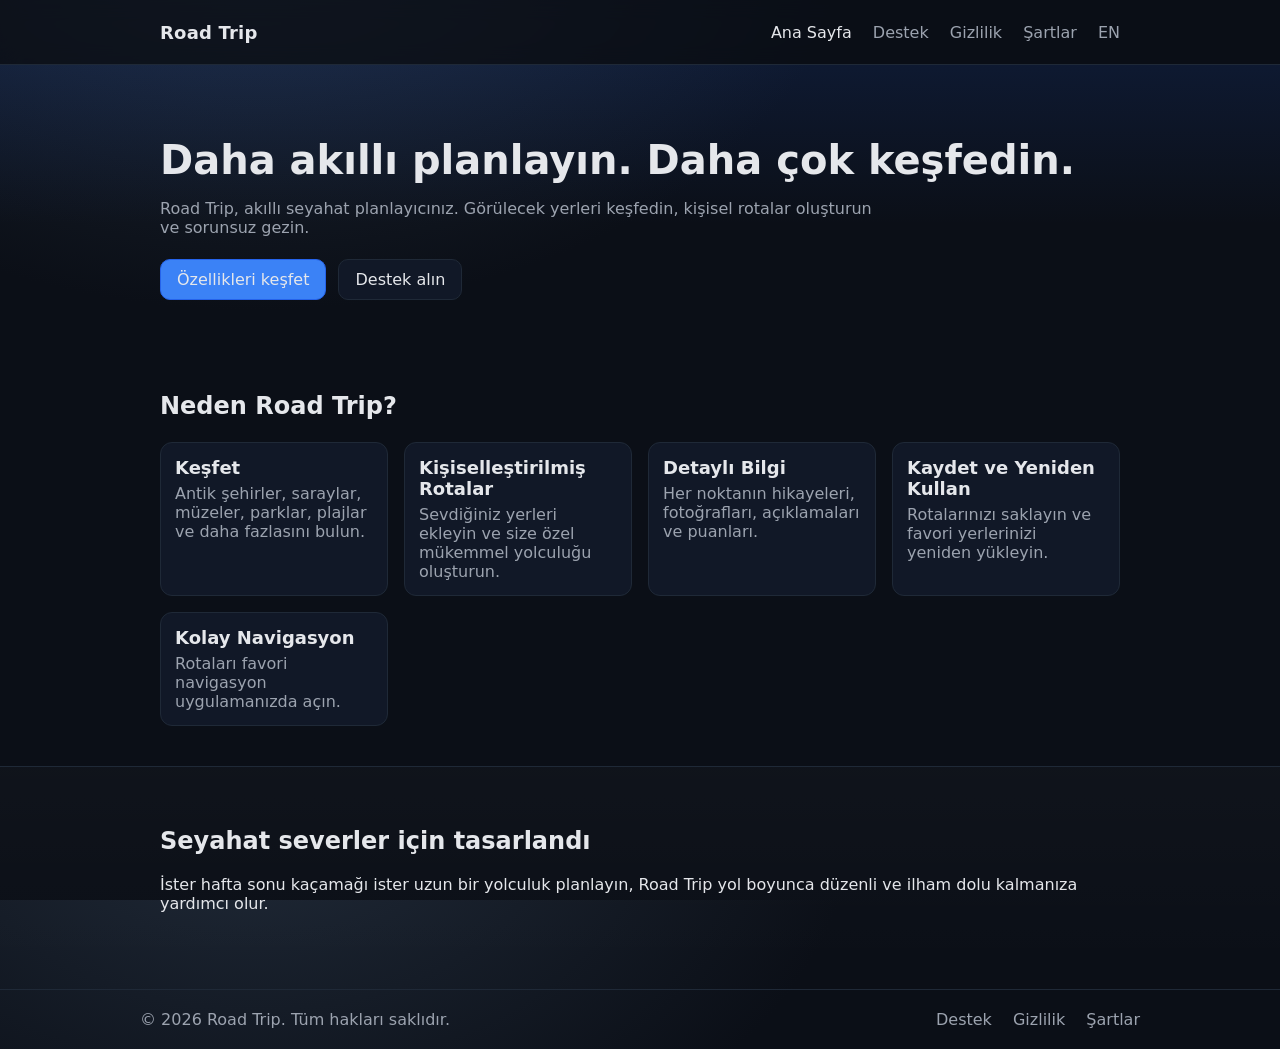
<file: index.html>
<!DOCTYPE html>
<html lang="tr">
<head>
    <meta charset="UTF-8">
    <meta name="viewport" content="width=device-width, initial-scale=1">
    <title>Road Trip — Akıllı Seyahat Planlayıcı</title>
    <meta name="description" content="Road Trip, akıllı seyahat planlayıcınız. Görülecek yerleri keşfedin, kişisel rotalar oluşturun ve kolayca gezin.">
    <meta property="og:title" content="Road Trip — Akıllı Seyahat Planlayıcı">
    <meta property="og:description" content="Görülecek yerleri keşfedin, kişisel rotalar oluşturun ve kolayca gezin.">
    <meta property="og:type" content="website">
    <meta property="og:url" content="https://YOUR_GITHUB_USERNAME.github.io/road_trip_web/">
    <link rel="icon" href="data:image/svg+xml,%3Csvg xmlns='http://www.w3.org/2000/svg' viewBox='0 0 64 64'%3E%3Cpath fill='%230090ff' d='M10 50c0-10 10-18 22-18s22 8 22 18H10z'/%3E%3Ccircle cx='32' cy='22' r='10' fill='%230090ff'/%3E%3Ccircle cx='32' cy='22' r='5' fill='white'/%3E%3C/svg%3E">
    <link rel="stylesheet" href="assets/styles.css">
</head>
<body>
    <header class="site-header">
        <div class="container header-inner">
            <a class="brand" href="index.html" aria-label="Road Trip home">
                <span class="brand-text">Road Trip</span>
            </a>
            <nav class="nav">
                <a href="index.html" class="active">Ana Sayfa</a>
                <a href="support.html">Destek</a>
                <a href="privacy.html">Gizlilik</a>
                <a href="terms.html">Şartlar</a>
                <a href="en/index.html" hreflang="en" aria-label="Switch to English">EN</a>
            </nav>
        </div>
    </header>

    <main>
        <section class="hero">
            <div class="container">
                <h1>Daha akıllı planlayın. Daha çok keşfedin.</h1>
                <p class="lead">Road Trip, akıllı seyahat planlayıcınız. Görülecek yerleri keşfedin, kişisel rotalar oluşturun ve sorunsuz gezin.</p>
                <div class="cta-group">
                    <a class="btn primary" href="#features">Özellikleri keşfet</a>
                    <a class="btn" href="support.html">Destek alın</a>
                </div>
            </div>
        </section>

        <section id="features" class="section">
            <div class="container">
                <h2>Neden Road Trip?</h2>
                <ul class="feature-list">
                    <li>
                        <h3>Keşfet</h3>
                        <p>Antik şehirler, saraylar, müzeler, parklar, plajlar ve daha fazlasını bulun.</p>
                    </li>
                    <li>
                        <h3>Kişiselleştirilmiş Rotalar</h3>
                        <p>Sevdiğiniz yerleri ekleyin ve size özel mükemmel yolculuğu oluşturun.</p>
                    </li>
                    <li>
                        <h3>Detaylı Bilgi</h3>
                        <p>Her noktanın hikayeleri, fotoğrafları, açıklamaları ve puanları.</p>
                    </li>
                    <li>
                        <h3>Kaydet ve Yeniden Kullan</h3>
                        <p>Rotalarınızı saklayın ve favori yerlerinizi yeniden yükleyin.</p>
                    </li>
                    <li>
                        <h3>Kolay Navigasyon</h3>
                        <p>Rotaları favori navigasyon uygulamanızda açın.</p>
                    </li>
                </ul>
            </div>
        </section>

        <section class="section alt">
            <div class="container">
                <h2>Seyahat severler için tasarlandı</h2>
                <p>İster hafta sonu kaçamağı ister uzun bir yolculuk planlayın, Road Trip yol boyunca düzenli ve ilham dolu kalmanıza yardımcı olur.</p>
            </div>
        </section>
    </main>

    <footer class="site-footer">
        <div class="container footer-inner">
            <p>© <span id="year"></span> Road Trip. Tüm hakları saklıdır.</p>
            <nav class="footer-nav">
                <a href="support.html">Destek</a>
                <a href="privacy.html">Gizlilik</a>
                <a href="terms.html">Şartlar</a>
            </nav>
        </div>
    </footer>

    <script>
    document.getElementById('year').textContent = new Date().getFullYear();
    </script>
</body>
</html>
</file>
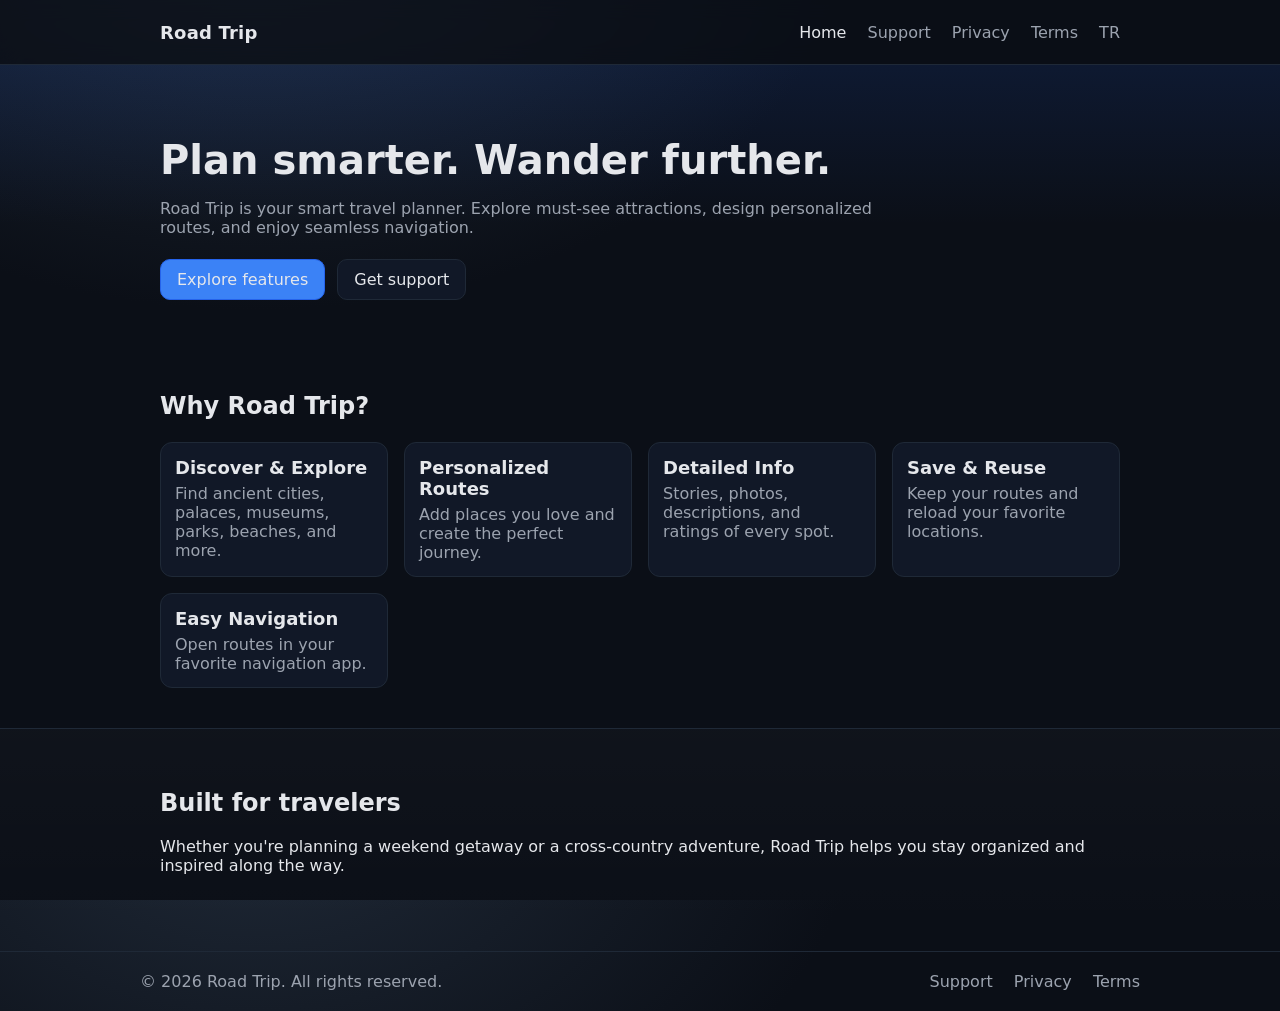
<file: en/index.html>
<!DOCTYPE html>
<html lang="en">
<head>
    <meta charset="UTF-8">
    <meta name="viewport" content="width=device-width, initial-scale=1">
    <title>Road Trip — Smart Travel Planner</title>
    <meta name="description" content="Road Trip is your smart travel planner. Explore attractions, design personalized routes, and enjoy seamless navigation.">
    <meta property="og:title" content="Road Trip — Smart Travel Planner">
    <meta property="og:description" content="Explore must-see attractions, build personalized routes, and navigate with ease.">
    <meta property="og:type" content="website">
    <meta property="og:url" content="https://YOUR_GITHUB_USERNAME.github.io/road_trip_web/en/">
    <link rel="icon" href="data:image/svg+xml,%3Csvg xmlns='http://www.w3.org/2000/svg' viewBox='0 0 64 64'%3E%3Cpath fill='%230090ff' d='M10 50c0-10 10-18 22-18s22 8 22 18H10z'/%3E%3Ccircle cx='32' cy='22' r='10' fill='%230090ff'/%3E%3Ccircle cx='32' cy='22' r='5' fill='white'/%3E%3C/svg%3E">
    <link rel="stylesheet" href="../assets/styles.css">
</head>
<body>
    <header class="site-header">
        <div class="container header-inner">
            <a class="brand" href="index.html" aria-label="Road Trip home">
                <span class="brand-text">Road Trip</span>
            </a>
            <nav class="nav">
                <a href="index.html" class="active">Home</a>
                <a href="support.html">Support</a>
                <a href="privacy.html">Privacy</a>
                <a href="terms.html">Terms</a>
                <a href="../index.html" hreflang="tr" aria-label="Türkçe'ye geç">TR</a>
            </nav>
        </div>
    </header>

    <main>
        <section class="hero">
            <div class="container">
                <h1>Plan smarter. Wander further.</h1>
                <p class="lead">Road Trip is your smart travel planner. Explore must-see attractions, design personalized routes, and enjoy seamless navigation.</p>
                <div class="cta-group">
                    <a class="btn primary" href="#features">Explore features</a>
                    <a class="btn" href="support.html">Get support</a>
                </div>
            </div>
        </section>

        <section id="features" class="section">
            <div class="container">
                <h2>Why Road Trip?</h2>
                <ul class="feature-list">
                    <li>
                        <h3>Discover & Explore</h3>
                        <p>Find ancient cities, palaces, museums, parks, beaches, and more.</p>
                    </li>
                    <li>
                        <h3>Personalized Routes</h3>
                        <p>Add places you love and create the perfect journey.</p>
                    </li>
                    <li>
                        <h3>Detailed Info</h3>
                        <p>Stories, photos, descriptions, and ratings of every spot.</p>
                    </li>
                    <li>
                        <h3>Save & Reuse</h3>
                        <p>Keep your routes and reload your favorite locations.</p>
                    </li>
                    <li>
                        <h3>Easy Navigation</h3>
                        <p>Open routes in your favorite navigation app.</p>
                    </li>
                </ul>
            </div>
        </section>

        <section class="section alt">
            <div class="container">
                <h2>Built for travelers</h2>
                <p>Whether you're planning a weekend getaway or a cross-country adventure, Road Trip helps you stay organized and inspired along the way.</p>
            </div>
        </section>
    </main>

    <footer class="site-footer">
        <div class="container footer-inner">
            <p>© <span id="year"></span> Road Trip. All rights reserved.</p>
            <nav class="footer-nav">
                <a href="support.html">Support</a>
                <a href="privacy.html">Privacy</a>
                <a href="terms.html">Terms</a>
            </nav>
        </div>
    </footer>

    <script>
    document.getElementById('year').textContent = new Date().getFullYear();
    </script>
</body>
</html>
</file>
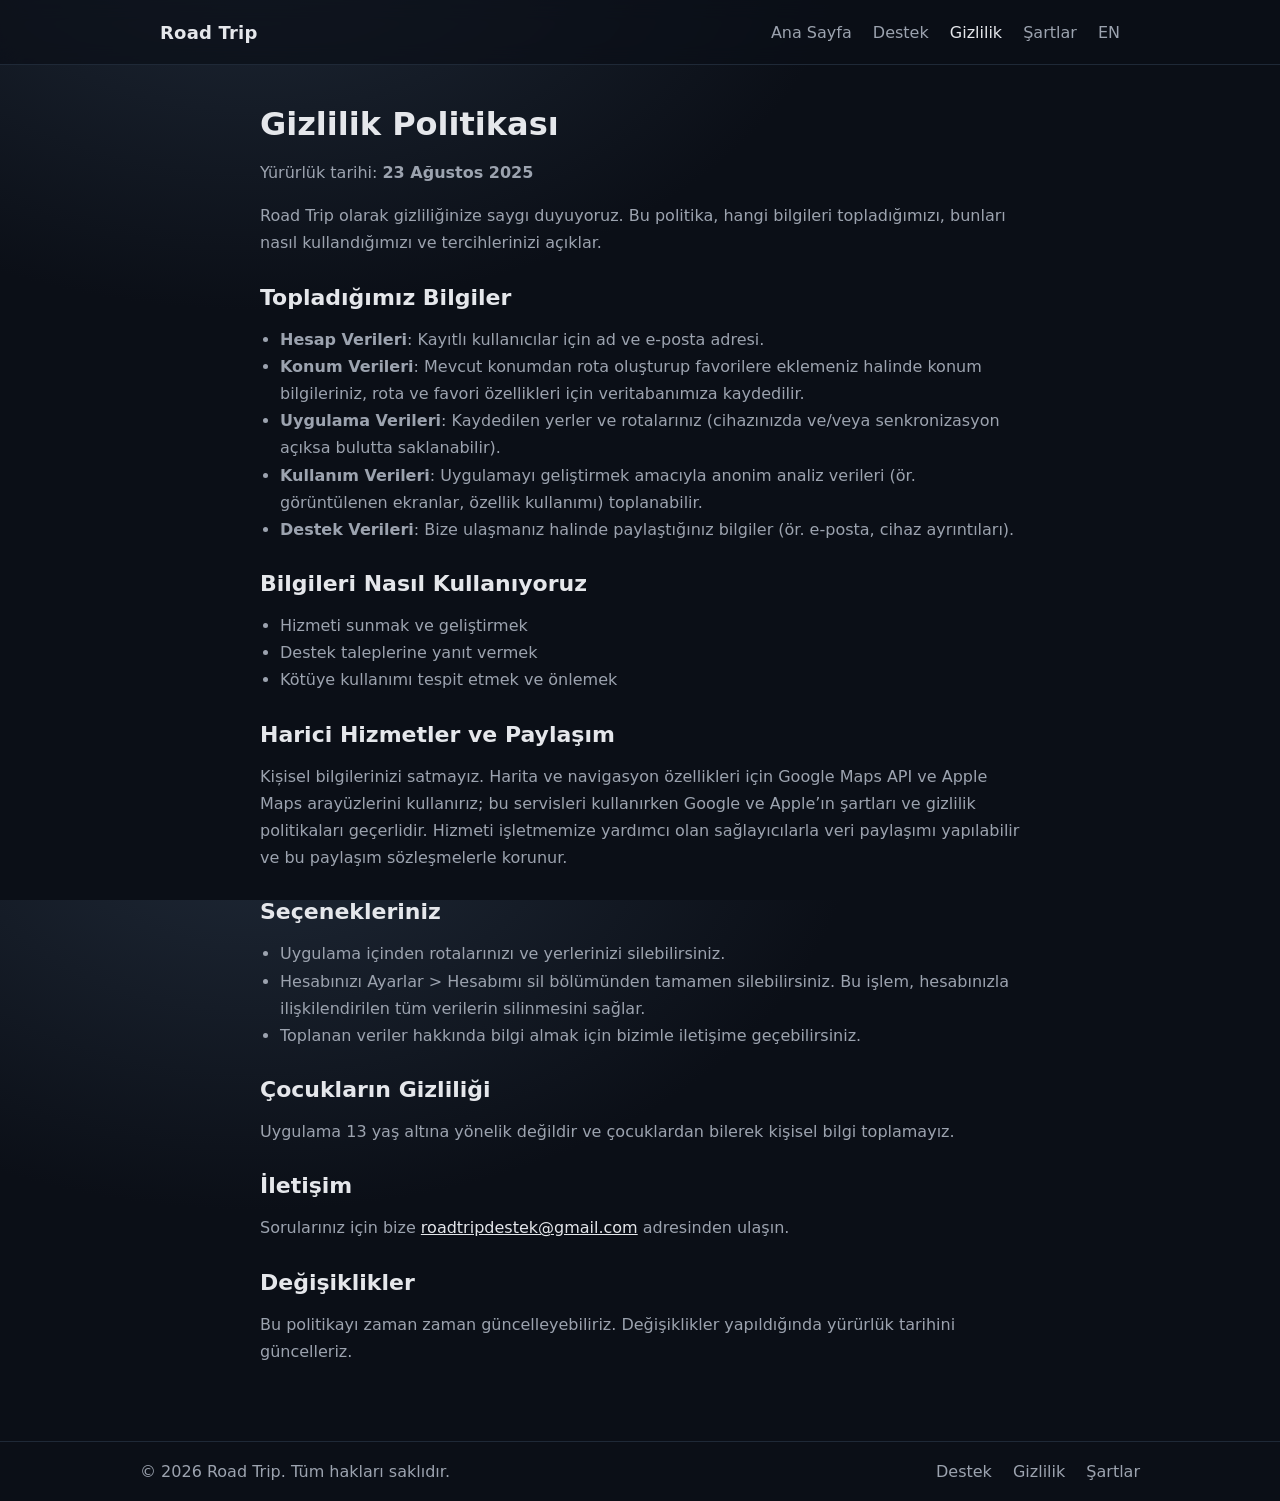
<file: privacy.html>
<!DOCTYPE html>
<html lang="tr">
<head>
    <meta charset="UTF-8">
    <meta name="viewport" content="width=device-width, initial-scale=1">
    <title>Road Trip — Gizlilik Politikası</title>
    <meta name="description" content="Road Trip uygulaması ve web sitesi için Gizlilik Politikası.">
    <link rel="stylesheet" href="assets/styles.css">
</head>
<body>
    <header class="site-header">
        <div class="container header-inner">
            <a class="brand" href="index.html" aria-label="Road Trip home">
                <span class="brand-text">Road Trip</span>
            </a>
            <nav class="nav">
                <a href="index.html">Ana Sayfa</a>
                <a href="support.html">Destek</a>
                <a href="privacy.html" class="active">Gizlilik</a>
                <a href="terms.html">Şartlar</a>
                <a href="en/privacy.html" hreflang="en" aria-label="Switch to English">EN</a>
            </nav>
        </div>
    </header>

    <main class="section">
        <div class="container prose">
            <h1>Gizlilik Politikası</h1>
            <p>Yürürlük tarihi: <strong>23 Ağustos 2025</strong></p>

            <p>Road Trip olarak gizliliğinize saygı duyuyoruz. Bu politika, hangi bilgileri topladığımızı, bunları nasıl kullandığımızı ve tercihlerinizi açıklar.</p>

            <h2>Topladığımız Bilgiler</h2>
            <ul>
                <li><strong>Hesap Verileri</strong>: Kayıtlı kullanıcılar için ad ve e‑posta adresi.</li>
                <li><strong>Konum Verileri</strong>: Mevcut konumdan rota oluşturup favorilere eklemeniz halinde konum bilgileriniz, rota ve favori özellikleri için veritabanımıza kaydedilir.</li>
                <li><strong>Uygulama Verileri</strong>: Kaydedilen yerler ve rotalarınız (cihazınızda ve/veya senkronizasyon açıksa bulutta saklanabilir).</li>
                <li><strong>Kullanım Verileri</strong>: Uygulamayı geliştirmek amacıyla anonim analiz verileri (ör. görüntülenen ekranlar, özellik kullanımı) toplanabilir.</li>
                <li><strong>Destek Verileri</strong>: Bize ulaşmanız halinde paylaştığınız bilgiler (ör. e‑posta, cihaz ayrıntıları).</li>
            </ul>

            <h2>Bilgileri Nasıl Kullanıyoruz</h2>
            <ul>
                <li>Hizmeti sunmak ve geliştirmek</li>
                <li>Destek taleplerine yanıt vermek</li>
                <li>Kötüye kullanımı tespit etmek ve önlemek</li>
            </ul>

            <h2>Harici Hizmetler ve Paylaşım</h2>
            <p>Kișisel bilgilerinizi satmayız. Harita ve navigasyon özellikleri için Google Maps API ve Apple Maps arayüzlerini kullanırız; bu servisleri kullanırken Google ve Apple’ın şartları ve gizlilik politikaları geçerlidir. Hizmeti işletmemize yardımcı olan sağlayıcılarla veri paylaşımı yapılabilir ve bu paylaşım sözleşmelerle korunur.</p>

            <h2>Seçenekleriniz</h2>
            <ul>
                <li>Uygulama içinden rotalarınızı ve yerlerinizi silebilirsiniz.</li>
                <li>Hesabınızı Ayarlar &gt; Hesabımı sil bölümünden tamamen silebilirsiniz. Bu işlem, hesabınızla ilişkilendirilen tüm verilerin silinmesini sağlar.</li>
                <li>Toplanan veriler hakkında bilgi almak için bizimle iletişime geçebilirsiniz.</li>
            </ul>

            <h2>Çocukların Gizliliği</h2>
            <p>Uygulama 13 yaş altına yönelik değildir ve çocuklardan bilerek kişisel bilgi toplamayız.</p>

            <h2>İletişim</h2>
            <p>Sorularınız için bize <a href="mailto:roadtripdestek@gmail.com">roadtripdestek@gmail.com</a> adresinden ulaşın.</p>

            <h2>Değişiklikler</h2>
            <p>Bu politikayı zaman zaman güncelleyebiliriz. Değişiklikler yapıldığında yürürlük tarihini güncelleriz.</p>
        </div>
    </main>

    <footer class="site-footer">
        <div class="container footer-inner">
            <p>© <span id="year"></span> Road Trip. Tüm hakları saklıdır.</p>
            <nav class="footer-nav">
                <a href="support.html">Destek</a>
                <a href="privacy.html" class="active">Gizlilik</a>
                <a href="terms.html">Şartlar</a>
            </nav>
        </div>
    </footer>

    <script>
    document.getElementById('year').textContent = new Date().getFullYear();
    </script>
</body>
</html>
</file>
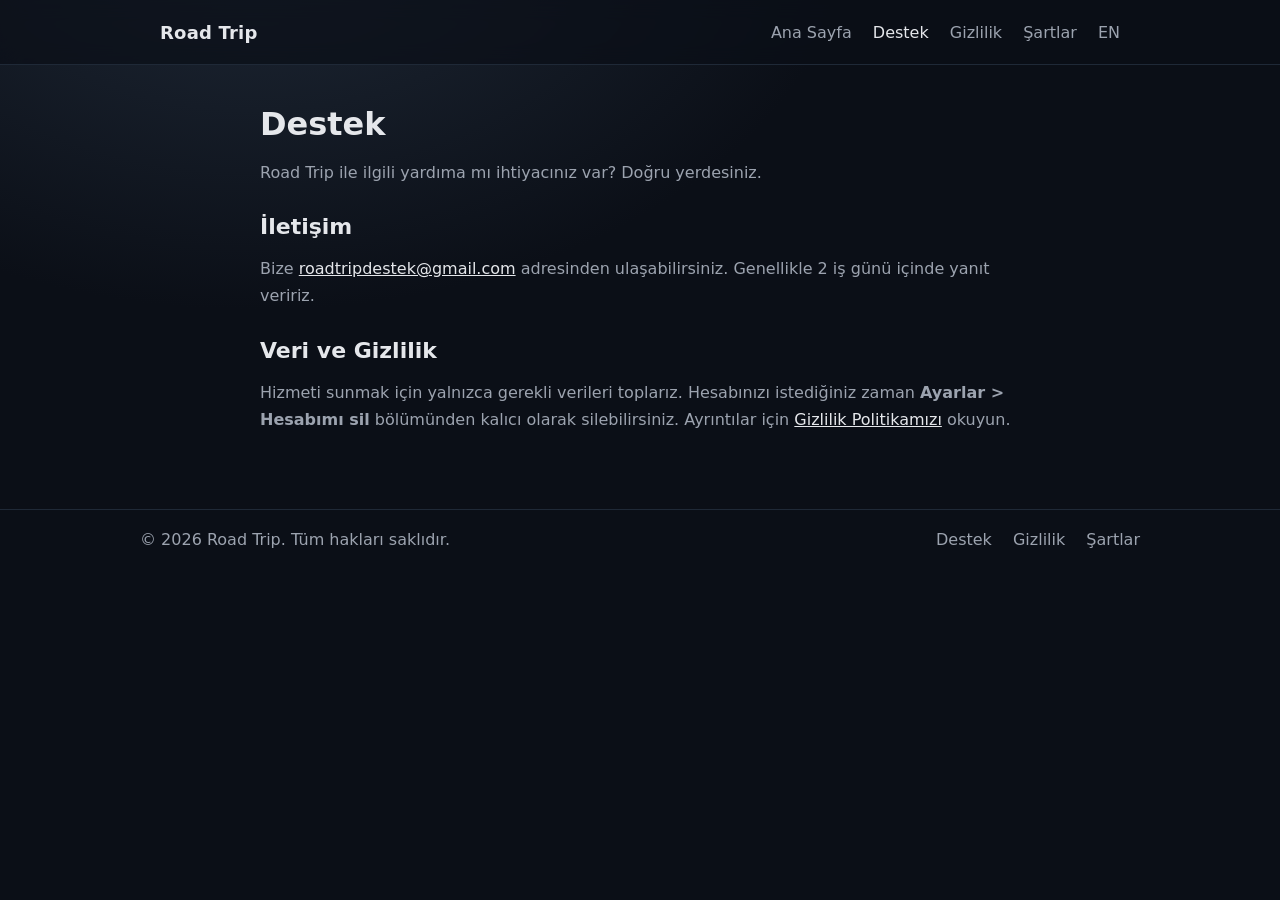
<file: support.html>
<!DOCTYPE html>
<html lang="tr">
<head>
    <meta charset="UTF-8">
    <meta name="viewport" content="width=device-width, initial-scale=1">
    <title>Road Trip — Destek</title>
    <meta name="description" content="Road Trip uygulaması için yardım alın. SSS ve iletişim bilgileri.">
    <link rel="stylesheet" href="assets/styles.css">
</head>
<body>
    <header class="site-header">
        <div class="container header-inner">
            <a class="brand" href="index.html" aria-label="Road Trip home">
                <span class="brand-text">Road Trip</span>
            </a>
            <nav class="nav">
                <a href="index.html">Ana Sayfa</a>
                <a href="support.html" class="active">Destek</a>
                <a href="privacy.html">Gizlilik</a>
                <a href="terms.html">Şartlar</a>
                <a href="en/support.html" hreflang="en" aria-label="Switch to English">EN</a>
            </nav>
        </div>
    </header>

    <main class="section">
        <div class="container prose">
            <h1>Destek</h1>
            <p>Road Trip ile ilgili yardıma mı ihtiyacınız var? Doğru yerdesiniz.</p>

            <h2>İletişim</h2>
            <p>Bize <a href="mailto:roadtripdestek@gmail.com">roadtripdestek@gmail.com</a> adresinden ulaşabilirsiniz. Genellikle 2 iş günü içinde yanıt veririz.</p>

            <h2>Veri ve Gizlilik</h2>
            <p>Hizmeti sunmak için yalnızca gerekli verileri toplarız. Hesabınızı istediğiniz zaman <strong>Ayarlar &gt; Hesabımı sil</strong> bölümünden kalıcı olarak silebilirsiniz. Ayrıntılar için <a href="privacy.html">Gizlilik Politikamızı</a> okuyun.</p>
        </div>
    </main>

    <footer class="site-footer">
        <div class="container footer-inner">
            <p>© <span id="year"></span> Road Trip. Tüm hakları saklıdır.</p>
            <nav class="footer-nav">
                <a href="support.html" class="active">Destek</a>
                <a href="privacy.html">Gizlilik</a>
                <a href="terms.html">Şartlar</a>
            </nav>
        </div>
    </footer>

    <script>
    document.getElementById('year').textContent = new Date().getFullYear();
    </script>
</body>
</html>
</file>
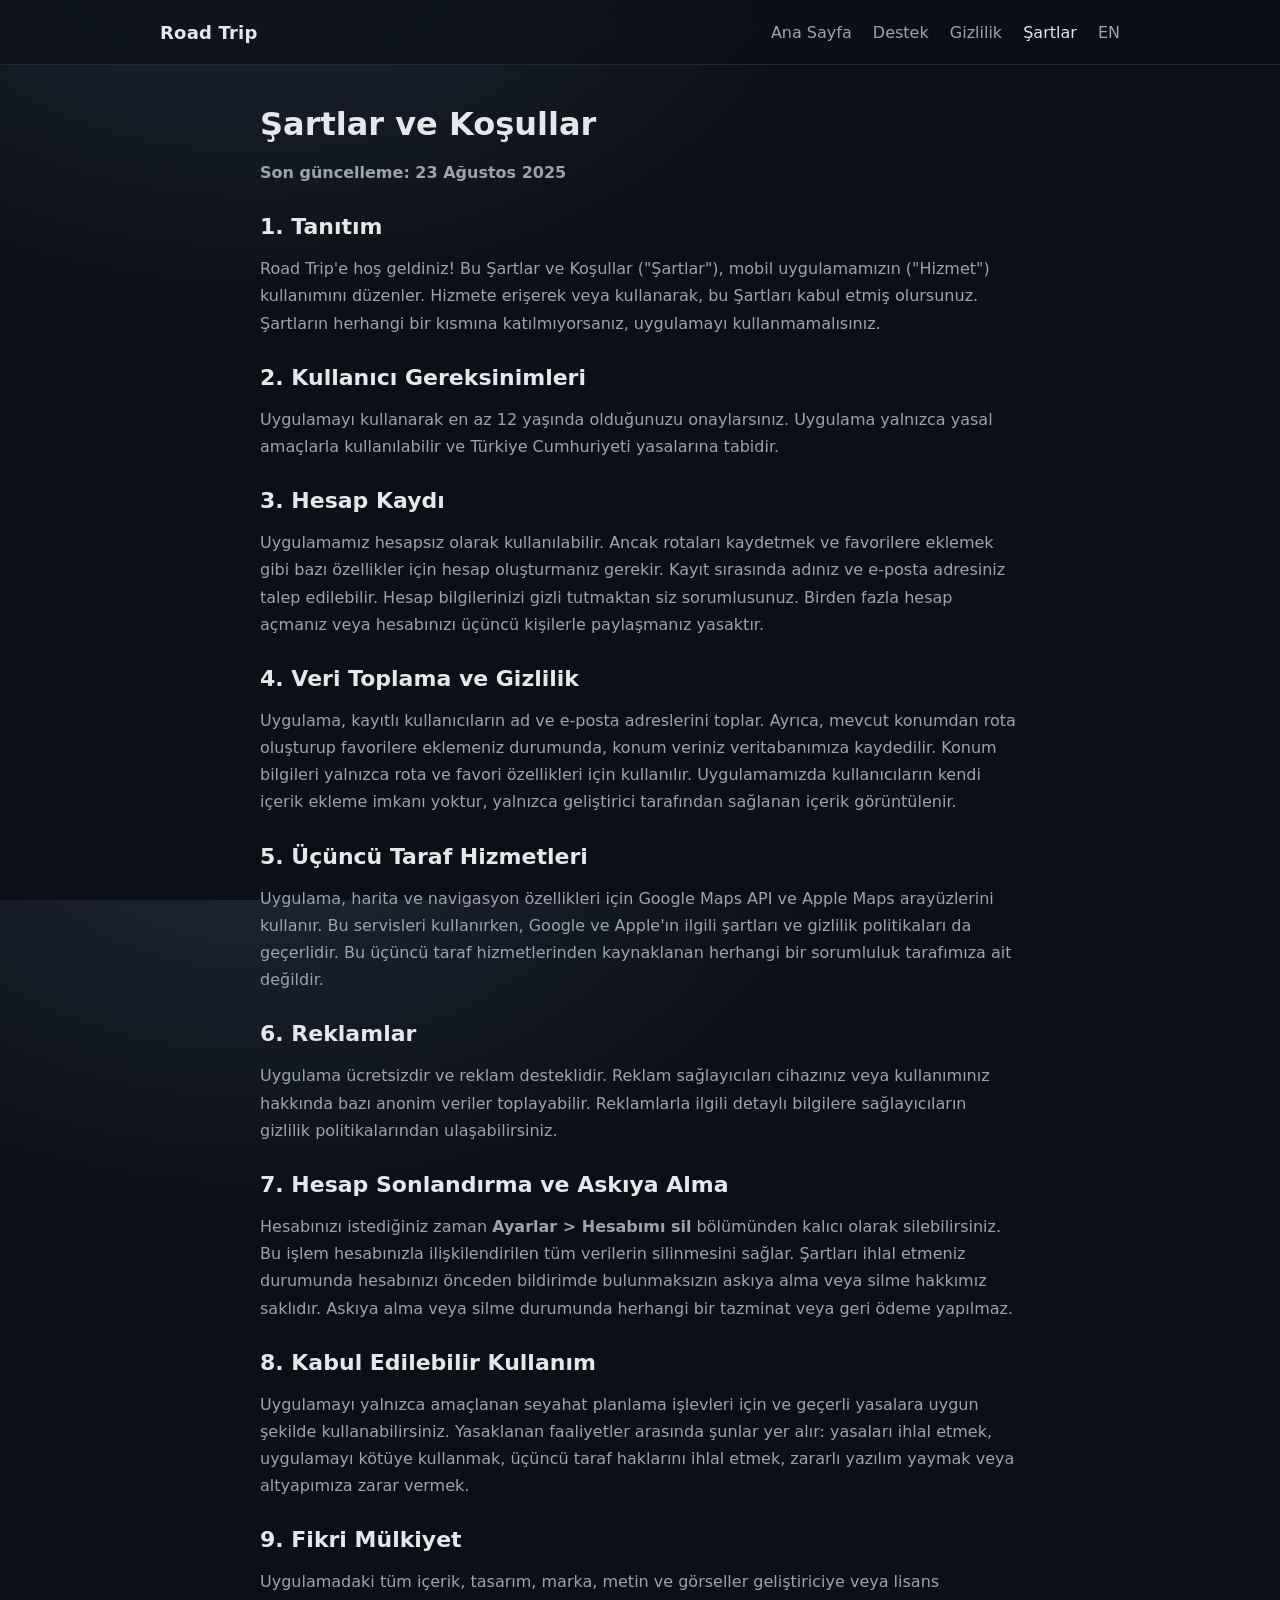
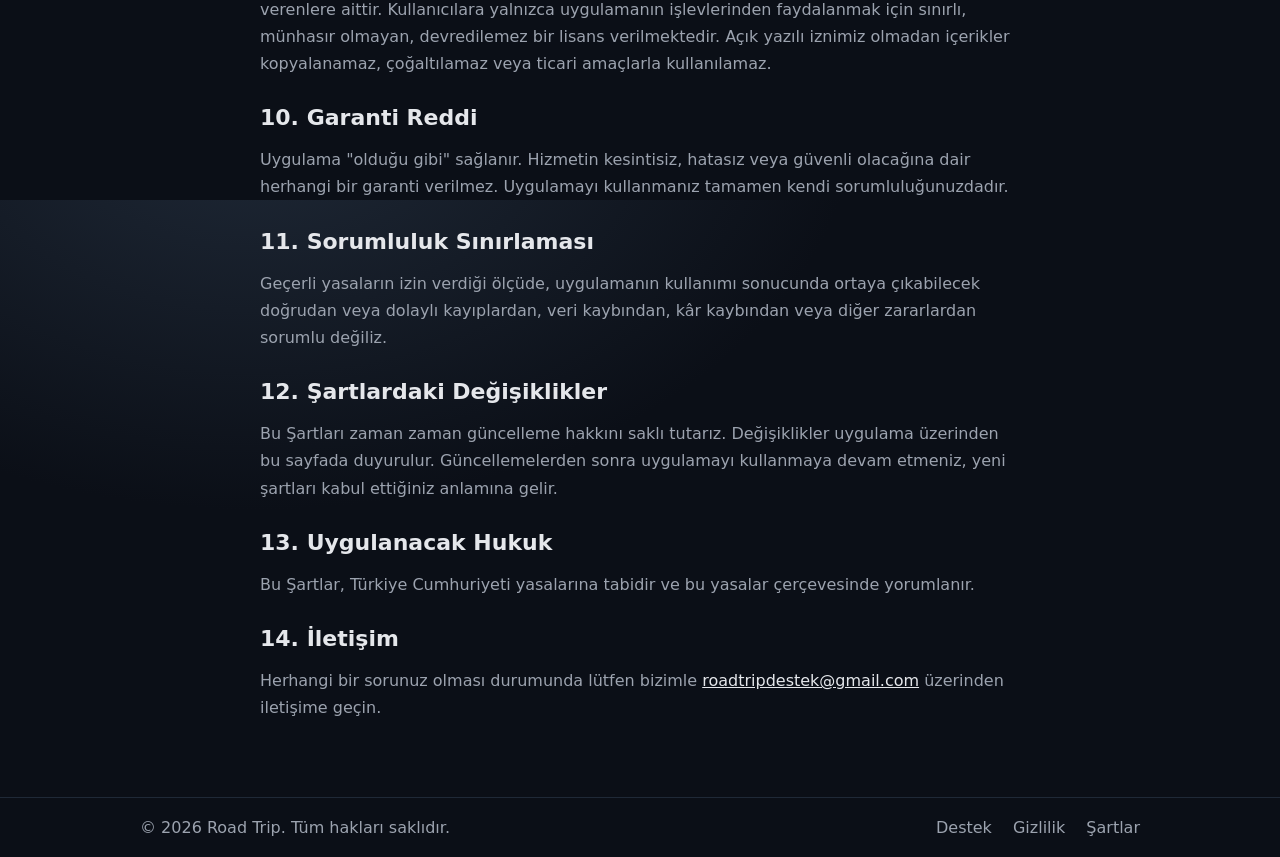
<file: terms.html>
<!DOCTYPE html>
<html lang="tr">
<head>
    <meta charset="UTF-8">
    <meta name="viewport" content="width=device-width, initial-scale=1">
    <title>Road Trip — Şartlar ve Koşullar</title>
    <meta name="description" content="Road Trip uygulaması ve web sitesi için Şartlar ve Koşullar.">
    <link rel="stylesheet" href="assets/styles.css">
</head>
<body>
    <header class="site-header">
        <div class="container header-inner">
            <a class="brand" href="index.html" aria-label="Road Trip home">
                <span class="brand-text">Road Trip</span>
            </a>
            <nav class="nav">
                <a href="index.html">Ana Sayfa</a>
                <a href="support.html">Destek</a>
                <a href="privacy.html">Gizlilik</a>
                <a href="terms.html" class="active">Şartlar</a>
                <a href="en/terms.html" hreflang="en" aria-label="Switch to English">EN</a>
            </nav>
        </div>
    </header>

    <main class="section">
        <div class="container prose">
            <h1>Şartlar ve Koşullar</h1>
            <p><strong>Son güncelleme: 23 Ağustos 2025</strong></p>

            <h2>1. Tanıtım</h2>
            <p>Road Trip'e hoş geldiniz! Bu Şartlar ve Koşullar ("Şartlar"), mobil uygulamamızın ("Hizmet") kullanımını düzenler. Hizmete erişerek veya kullanarak, bu Şartları kabul etmiş olursunuz. Şartların herhangi bir kısmına katılmıyorsanız, uygulamayı kullanmamalısınız.</p>

            <h2>2. Kullanıcı Gereksinimleri</h2>
            <p>Uygulamayı kullanarak en az 12 yaşında olduğunuzu onaylarsınız. Uygulama yalnızca yasal amaçlarla kullanılabilir ve Türkiye Cumhuriyeti yasalarına tabidir.</p>

            <h2>3. Hesap Kaydı</h2>
            <p>Uygulamamız hesapsız olarak kullanılabilir. Ancak rotaları kaydetmek ve favorilere eklemek gibi bazı özellikler için hesap oluşturmanız gerekir. Kayıt sırasında adınız ve e-posta adresiniz talep edilebilir. Hesap bilgilerinizi gizli tutmaktan siz sorumlusunuz. Birden fazla hesap açmanız veya hesabınızı üçüncü kişilerle paylaşmanız yasaktır.</p>

            <h2>4. Veri Toplama ve Gizlilik</h2>
            <p>Uygulama, kayıtlı kullanıcıların ad ve e-posta adreslerini toplar. Ayrıca, mevcut konumdan rota oluşturup favorilere eklemeniz durumunda, konum veriniz veritabanımıza kaydedilir. Konum bilgileri yalnızca rota ve favori özellikleri için kullanılır. Uygulamamızda kullanıcıların kendi içerik ekleme imkanı yoktur, yalnızca geliştirici tarafından sağlanan içerik görüntülenir.</p>

            <h2>5. Üçüncü Taraf Hizmetleri</h2>
            <p>Uygulama, harita ve navigasyon özellikleri için Google Maps API ve Apple Maps arayüzlerini kullanır. Bu servisleri kullanırken, Google ve Apple'ın ilgili şartları ve gizlilik politikaları da geçerlidir. Bu üçüncü taraf hizmetlerinden kaynaklanan herhangi bir sorumluluk tarafımıza ait değildir.</p>

            <h2>6. Reklamlar</h2>
            <p>Uygulama ücretsizdir ve reklam desteklidir. Reklam sağlayıcıları cihazınız veya kullanımınız hakkında bazı anonim veriler toplayabilir. Reklamlarla ilgili detaylı bilgilere sağlayıcıların gizlilik politikalarından ulaşabilirsiniz.</p>

            <h2>7. Hesap Sonlandırma ve Askıya Alma</h2>
            <p>Hesabınızı istediğiniz zaman <strong>Ayarlar &gt; Hesabımı sil</strong> bölümünden kalıcı olarak silebilirsiniz. Bu işlem hesabınızla ilişkilendirilen tüm verilerin silinmesini sağlar. Şartları ihlal etmeniz durumunda hesabınızı önceden bildirimde bulunmaksızın askıya alma veya silme hakkımız saklıdır. Askıya alma veya silme durumunda herhangi bir tazminat veya geri ödeme yapılmaz.</p>

            <h2>8. Kabul Edilebilir Kullanım</h2>
            <p>Uygulamayı yalnızca amaçlanan seyahat planlama işlevleri için ve geçerli yasalara uygun şekilde kullanabilirsiniz. Yasaklanan faaliyetler arasında şunlar yer alır: yasaları ihlal etmek, uygulamayı kötüye kullanmak, üçüncü taraf haklarını ihlal etmek, zararlı yazılım yaymak veya altyapımıza zarar vermek.</p>

            <h2>9. Fikri Mülkiyet</h2>
            <p>Uygulamadaki tüm içerik, tasarım, marka, metin ve görseller geliştiriciye veya lisans verenlere aittir. Kullanıcılara yalnızca uygulamanın işlevlerinden faydalanmak için sınırlı, münhasır olmayan, devredilemez bir lisans verilmektedir. Açık yazılı iznimiz olmadan içerikler kopyalanamaz, çoğaltılamaz veya ticari amaçlarla kullanılamaz.</p>

            <h2>10. Garanti Reddi</h2>
            <p>Uygulama "olduğu gibi" sağlanır. Hizmetin kesintisiz, hatasız veya güvenli olacağına dair herhangi bir garanti verilmez. Uygulamayı kullanmanız tamamen kendi sorumluluğunuzdadır.</p>

            <h2>11. Sorumluluk Sınırlaması</h2>
            <p>Geçerli yasaların izin verdiği ölçüde, uygulamanın kullanımı sonucunda ortaya çıkabilecek doğrudan veya dolaylı kayıplardan, veri kaybından, kâr kaybından veya diğer zararlardan sorumlu değiliz.</p>

            <h2>12. Şartlardaki Değişiklikler</h2>
            <p>Bu Şartları zaman zaman güncelleme hakkını saklı tutarız. Değişiklikler uygulama üzerinden bu sayfada duyurulur. Güncellemelerden sonra uygulamayı kullanmaya devam etmeniz, yeni şartları kabul ettiğiniz anlamına gelir.</p>

            <h2>13. Uygulanacak Hukuk</h2>
            <p>Bu Şartlar, Türkiye Cumhuriyeti yasalarına tabidir ve bu yasalar çerçevesinde yorumlanır.</p>

            <h2>14. İletişim</h2>
            <p>Herhangi bir sorunuz olması durumunda lütfen bizimle <a href="mailto:roadtripdestek@gmail.com">roadtripdestek@gmail.com</a> üzerinden iletişime geçin.</p>
        </div>
    </main>

    <footer class="site-footer">
        <div class="container footer-inner">
            <p>© <span id="year"></span> Road Trip. Tüm hakları saklıdır.</p>
            <nav class="footer-nav">
                <a href="support.html">Destek</a>
                <a href="privacy.html">Gizlilik</a>
                <a href="terms.html" class="active">Şartlar</a>
            </nav>
        </div>
    </footer>

    <script>
    document.getElementById('year').textContent = new Date().getFullYear();
    </script>
</body>
</html>
</file>
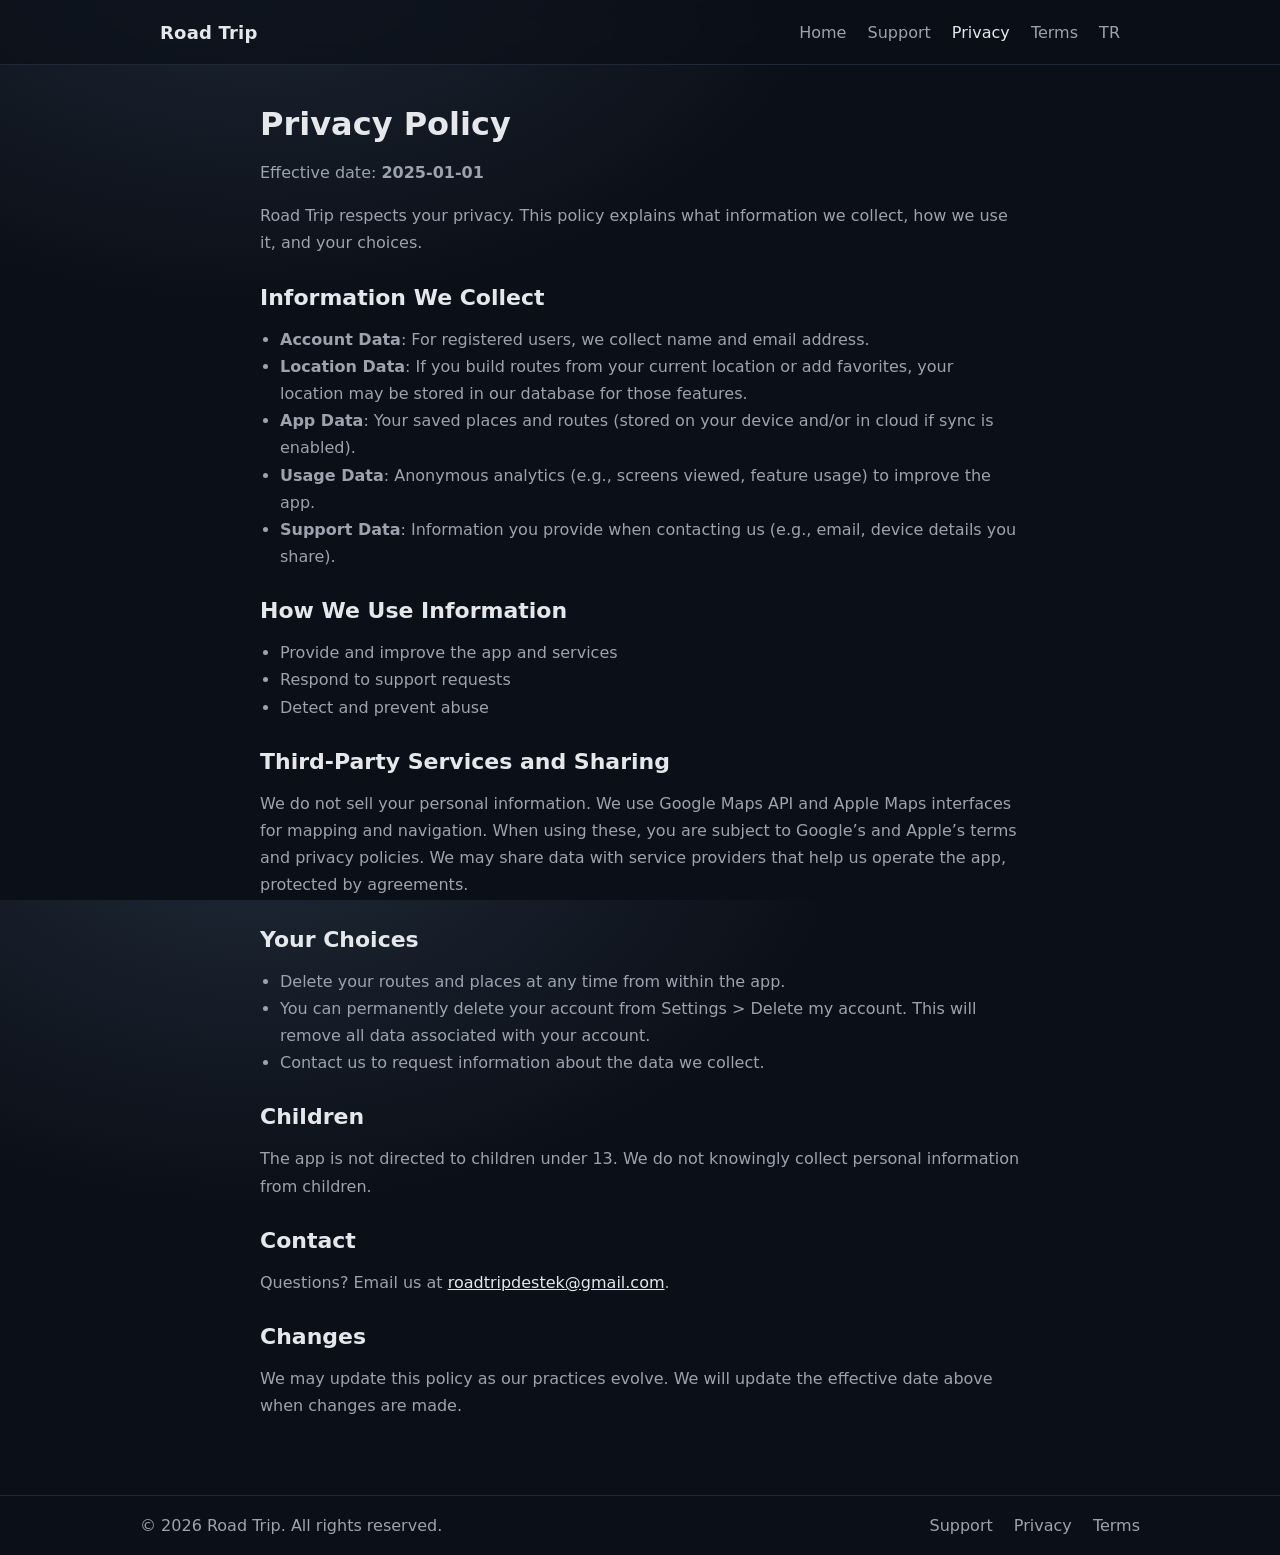
<file: en/privacy.html>
<!DOCTYPE html>
<html lang="en">
<head>
    <meta charset="UTF-8">
    <meta name="viewport" content="width=device-width, initial-scale=1">
    <title>Road Trip — Privacy Policy</title>
    <meta name="description" content="Privacy Policy for the Road Trip app and website.">
    <link rel="stylesheet" href="../assets/styles.css">
</head>
<body>
    <header class="site-header">
        <div class="container header-inner">
            <a class="brand" href="index.html" aria-label="Road Trip home">
                <span class="brand-text">Road Trip</span>
            </a>
            <nav class="nav">
                <a href="index.html">Home</a>
                <a href="support.html">Support</a>
                <a href="privacy.html" class="active">Privacy</a>
                <a href="terms.html">Terms</a>
                <a href="../privacy.html" hreflang="tr" aria-label="Türkçe'ye geç">TR</a>
            </nav>
        </div>
    </header>

    <main class="section">
        <div class="container prose">
            <h1>Privacy Policy</h1>
            <p>Effective date: <strong>2025-01-01</strong></p>

            <p>Road Trip respects your privacy. This policy explains what information we collect, how we use it, and your choices.</p>

            <h2>Information We Collect</h2>
            <ul>
                <li><strong>Account Data</strong>: For registered users, we collect name and email address.</li>
                <li><strong>Location Data</strong>: If you build routes from your current location or add favorites, your location may be stored in our database for those features.</li>
                <li><strong>App Data</strong>: Your saved places and routes (stored on your device and/or in cloud if sync is enabled).</li>
                <li><strong>Usage Data</strong>: Anonymous analytics (e.g., screens viewed, feature usage) to improve the app.</li>
                <li><strong>Support Data</strong>: Information you provide when contacting us (e.g., email, device details you share).</li>
            </ul>

            <h2>How We Use Information</h2>
            <ul>
                <li>Provide and improve the app and services</li>
                <li>Respond to support requests</li>
                <li>Detect and prevent abuse</li>
            </ul>

            <h2>Third-Party Services and Sharing</h2>
            <p>We do not sell your personal information. We use Google Maps API and Apple Maps interfaces for mapping and navigation. When using these, you are subject to Google’s and Apple’s terms and privacy policies. We may share data with service providers that help us operate the app, protected by agreements.</p>

            <h2>Your Choices</h2>
            <ul>
                <li>Delete your routes and places at any time from within the app.</li>
                <li>You can permanently delete your account from Settings &gt; Delete my account. This will remove all data associated with your account.</li>
                <li>Contact us to request information about the data we collect.</li>
            </ul>

            <h2>Children</h2>
            <p>The app is not directed to children under 13. We do not knowingly collect personal information from children.</p>

            <h2>Contact</h2>
            <p>Questions? Email us at <a href="mailto:roadtripdestek@gmail.com">roadtripdestek@gmail.com</a>.</p>

            <h2>Changes</h2>
            <p>We may update this policy as our practices evolve. We will update the effective date above when changes are made.</p>
        </div>
    </main>

    <footer class="site-footer">
        <div class="container footer-inner">
            <p>© <span id="year"></span> Road Trip. All rights reserved.</p>
            <nav class="footer-nav">
                <a href="support.html">Support</a>
                <a href="privacy.html" class="active">Privacy</a>
                <a href="terms.html">Terms</a>
            </nav>
        </div>
    </footer>

    <script>
    document.getElementById('year').textContent = new Date().getFullYear();
    </script>
</body>
</html>
</file>
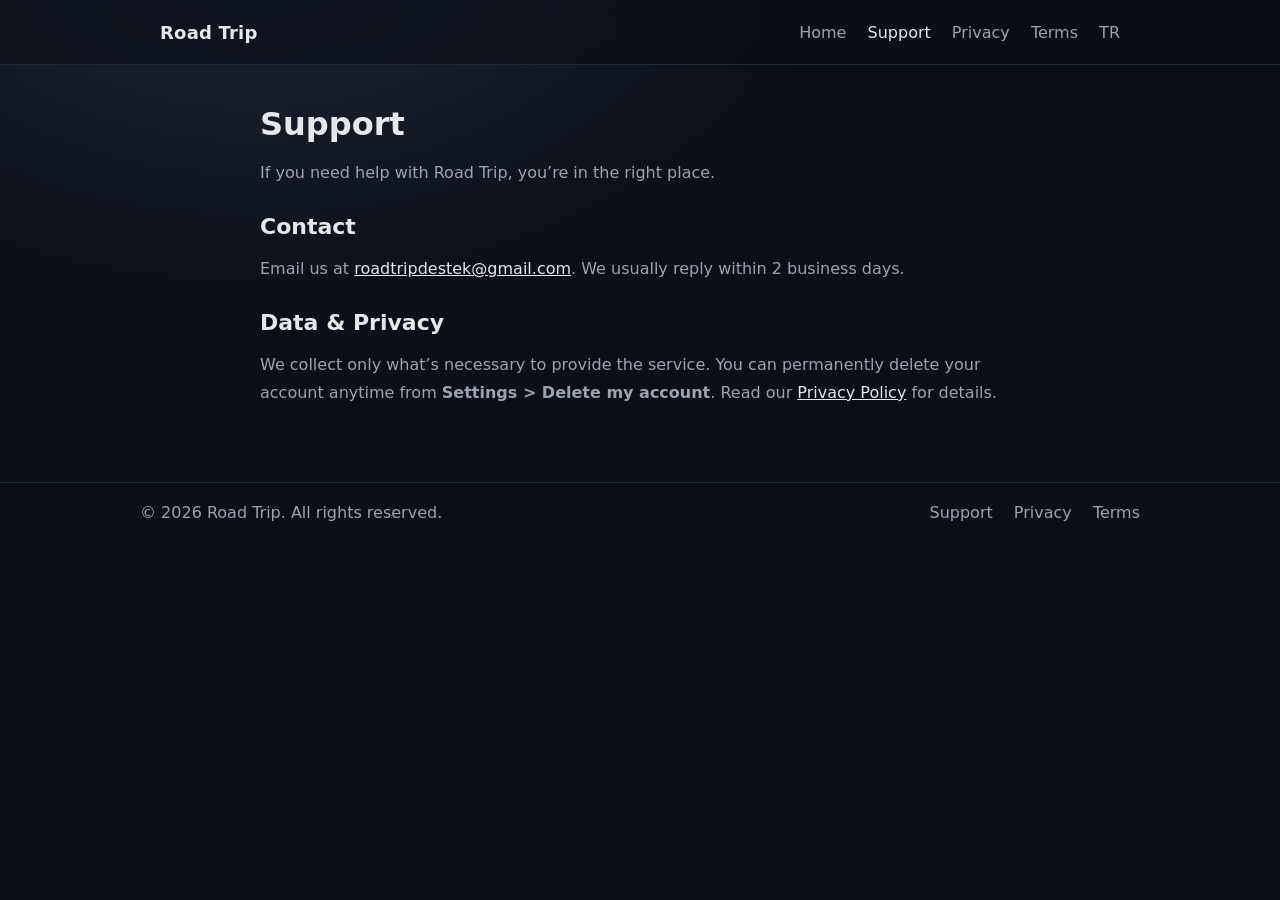
<file: en/support.html>
<!DOCTYPE html>
<html lang="en">
<head>
    <meta charset="UTF-8">
    <meta name="viewport" content="width=device-width, initial-scale=1">
    <title>Road Trip — Support</title>
    <meta name="description" content="Get help for the Road Trip app. Frequently asked questions and contact information.">
    <link rel="stylesheet" href="../assets/styles.css">
</head>
<body>
    <header class="site-header">
        <div class="container header-inner">
            <a class="brand" href="index.html" aria-label="Road Trip home">
                <span class="brand-text">Road Trip</span>
            </a>
            <nav class="nav">
                <a href="index.html">Home</a>
                <a href="support.html" class="active">Support</a>
                <a href="privacy.html">Privacy</a>
                <a href="terms.html">Terms</a>
                <a href="../support.html" hreflang="tr" aria-label="Türkçe'ye geç">TR</a>
            </nav>
        </div>
    </header>

    <main class="section">
        <div class="container prose">
            <h1>Support</h1>
            <p>If you need help with Road Trip, you’re in the right place.</p>

            <h2>Contact</h2>
            <p>Email us at <a href="mailto:roadtripdestek@gmail.com">roadtripdestek@gmail.com</a>. We usually reply within 2 business days.</p>

            <h2>Data & Privacy</h2>
            <p>We collect only what’s necessary to provide the service. You can permanently delete your account anytime from <strong>Settings &gt; Delete my account</strong>. Read our <a href="privacy.html">Privacy Policy</a> for details.</p>
        </div>
    </main>

    <footer class="site-footer">
        <div class="container footer-inner">
            <p>© <span id="year"></span> Road Trip. All rights reserved.</p>
            <nav class="footer-nav">
                <a href="support.html" class="active">Support</a>
                <a href="privacy.html">Privacy</a>
                <a href="terms.html">Terms</a>
            </nav>
        </div>
    </footer>

    <script>
    document.getElementById('year').textContent = new Date().getFullYear();
    </script>
</body>
</html>
</file>
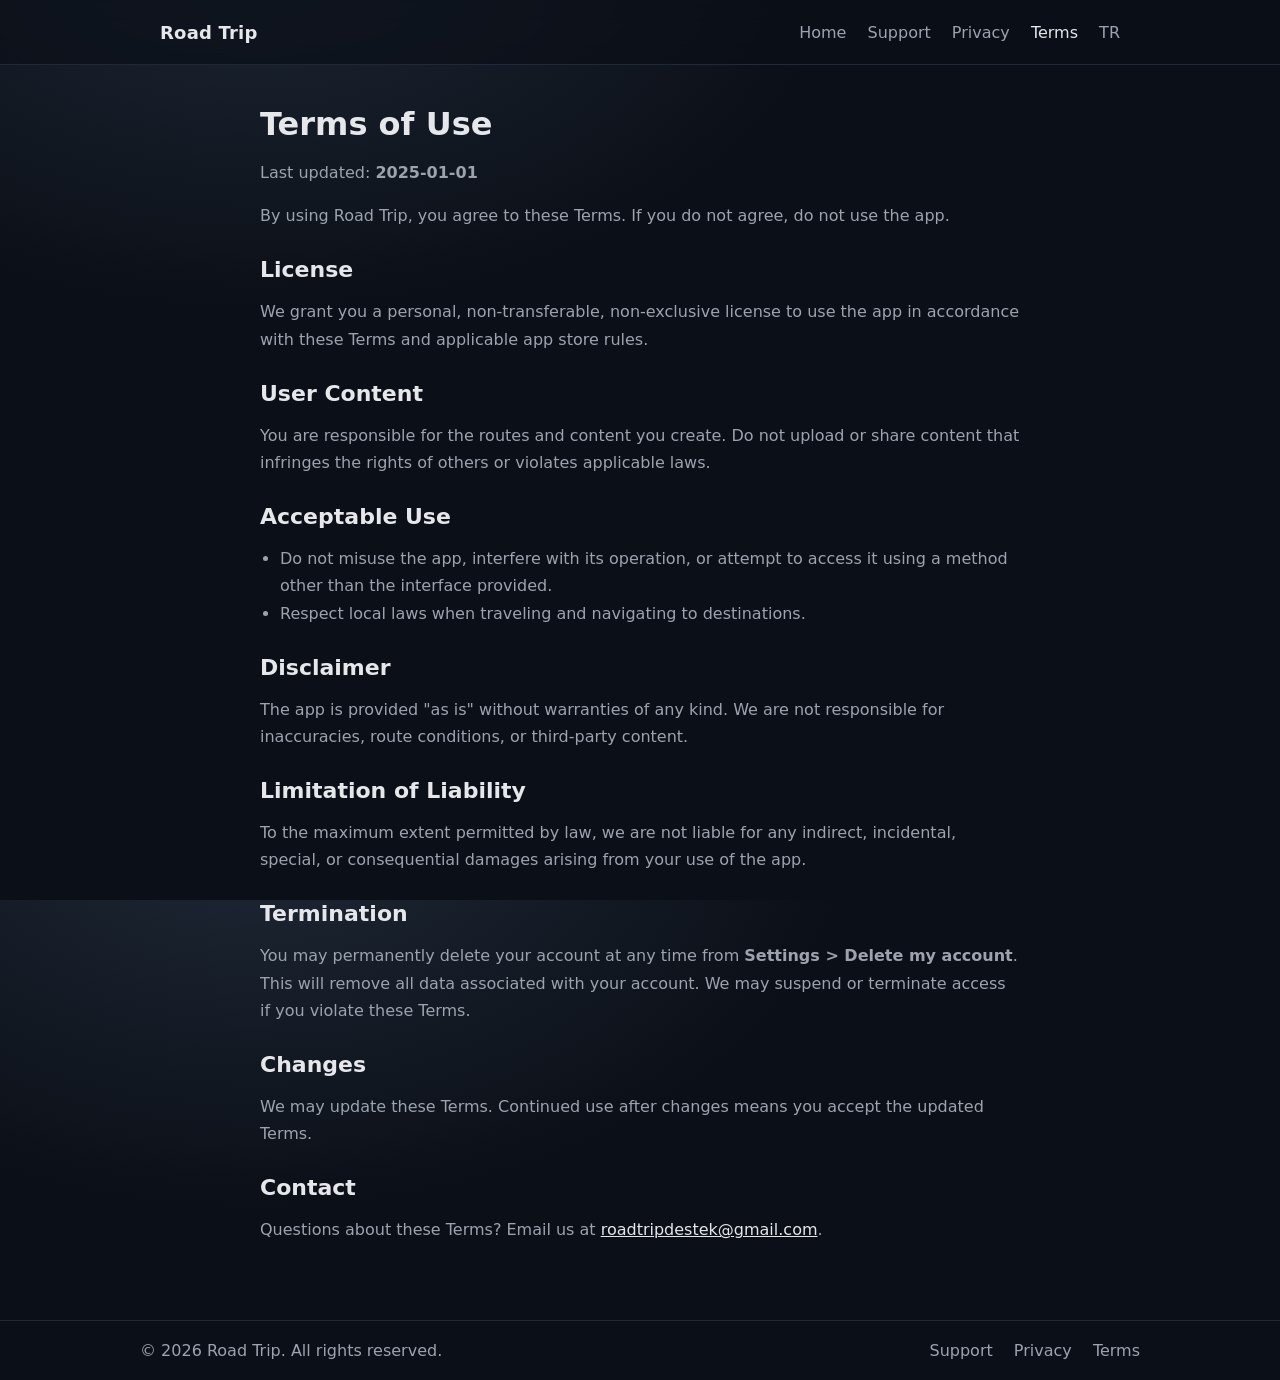
<file: en/terms.html>
<!DOCTYPE html>
<html lang="en">
<head>
    <meta charset="UTF-8">
    <meta name="viewport" content="width=device-width, initial-scale=1">
    <title>Road Trip — Terms of Use</title>
    <meta name="description" content="Terms of Use for the Road Trip app and website.">
    <link rel="stylesheet" href="../assets/styles.css">
</head>
<body>
    <header class="site-header">
        <div class="container header-inner">
            <a class="brand" href="index.html" aria-label="Road Trip home">
                <span class="brand-text">Road Trip</span>
            </a>
            <nav class="nav">
                <a href="index.html">Home</a>
                <a href="support.html">Support</a>
                <a href="privacy.html">Privacy</a>
                <a href="terms.html" class="active">Terms</a>
                <a href="../terms.html" hreflang="tr" aria-label="Türkçe'ye geç">TR</a>
            </nav>
        </div>
    </header>

    <main class="section">
        <div class="container prose">
            <h1>Terms of Use</h1>
            <p>Last updated: <strong>2025-01-01</strong></p>

            <p>By using Road Trip, you agree to these Terms. If you do not agree, do not use the app.</p>

            <h2>License</h2>
            <p>We grant you a personal, non-transferable, non-exclusive license to use the app in accordance with these Terms and applicable app store rules.</p>

            <h2>User Content</h2>
            <p>You are responsible for the routes and content you create. Do not upload or share content that infringes the rights of others or violates applicable laws.</p>

            <h2>Acceptable Use</h2>
            <ul>
                <li>Do not misuse the app, interfere with its operation, or attempt to access it using a method other than the interface provided.</li>
                <li>Respect local laws when traveling and navigating to destinations.</li>
            </ul>

            <h2>Disclaimer</h2>
            <p>The app is provided "as is" without warranties of any kind. We are not responsible for inaccuracies, route conditions, or third‑party content.</p>

            <h2>Limitation of Liability</h2>
            <p>To the maximum extent permitted by law, we are not liable for any indirect, incidental, special, or consequential damages arising from your use of the app.</p>

            <h2>Termination</h2>
            <p>You may permanently delete your account at any time from <strong>Settings &gt; Delete my account</strong>. This will remove all data associated with your account. We may suspend or terminate access if you violate these Terms.</p>

            <h2>Changes</h2>
            <p>We may update these Terms. Continued use after changes means you accept the updated Terms.</p>

            <h2>Contact</h2>
            <p>Questions about these Terms? Email us at <a href="mailto:roadtripdestek@gmail.com">roadtripdestek@gmail.com</a>.</p>
        </div>
    </main>

    <footer class="site-footer">
        <div class="container footer-inner">
            <p>© <span id="year"></span> Road Trip. All rights reserved.</p>
            <nav class="footer-nav">
                <a href="support.html">Support</a>
                <a href="privacy.html">Privacy</a>
                <a href="terms.html" class="active">Terms</a>
            </nav>
        </div>
    </footer>

    <script>
    document.getElementById('year').textContent = new Date().getFullYear();
    </script>
</body>
</html>
</file>
<file: assets/styles.css>
/* Color system */
:root {
  --bg: #0b0f17;
  --panel: #111827;
  --panel-alt: #0f172a;
  --text: #e5e7eb;
  --muted: #9ca3af;
  --brand: #3b82f6;
  --brand-600: #2563eb;
  --border: #1f2937;
}

* { box-sizing: border-box; }
html, body { height: 100%; }
body {
  margin: 0;
  font-family: ui-sans-serif, system-ui, -apple-system, Segoe UI, Roboto, Helvetica, Arial, "Apple Color Emoji", "Segoe UI Emoji";
  color: var(--text);
  background: radial-gradient(1200px 800px at 20% -10%, #1f2937 0%, #0b0f17 50%, #0b0f17 100%);
}

.container {
  max-width: 1000px;
  margin: 0 auto;
  padding: 0 20px;
}

.site-header {
  position: sticky;
  top: 0;
  z-index: 10;
  background: rgba(11, 15, 23, 0.7);
  backdrop-filter: blur(10px);
  border-bottom: 1px solid var(--border);
}
.header-inner {
  display: flex;
  align-items: center;
  justify-content: space-between;
  height: 64px;
}
.brand {
  display: inline-flex;
  align-items: center;
  gap: 10px;
  color: var(--text);
  text-decoration: none;
  font-weight: 700;
}
.brand-mark { font-size: 22px; }
.brand-text { font-size: 18px; letter-spacing: 0.2px; }

.nav a, .footer-nav a {
  color: var(--muted);
  text-decoration: none;
  margin-left: 16px;
}
.nav a.active, .nav a:hover, .footer-nav a:hover { color: var(--text); }

.hero {
  padding: 72px 0 32px;
  background: linear-gradient(180deg, rgba(37, 99, 235, 0.12) 0%, rgba(11, 15, 23, 0) 60%);
}
.hero h1 { font-size: 40px; margin: 0 0 10px; }
.lead { color: var(--muted); max-width: 720px; }
.cta-group { margin-top: 22px; display: flex; gap: 12px; }
.btn {
  display: inline-block;
  padding: 10px 16px;
  border: 1px solid var(--border);
  background: var(--panel);
  color: var(--text);
  border-radius: 10px;
  text-decoration: none;
}
.btn.primary { background: var(--brand); border-color: var(--brand-600); }
.btn.primary:hover { background: var(--brand-600); }

.section { padding: 40px 0; }
.section.alt { background: linear-gradient(180deg, rgba(255,255,255,0.02), rgba(255,255,255,0)); border-top: 1px solid var(--border); }

.feature-list {
  list-style: none;
  padding: 0;
  margin: 22px 0 0;
  display: grid;
  grid-template-columns: repeat(auto-fit, minmax(220px, 1fr));
  gap: 16px;
}
.feature-list li { background: var(--panel); border: 1px solid var(--border); border-radius: 12px; padding: 14px; }
.feature-list h3 { margin: 0 0 6px; font-size: 18px; }
.feature-list p { margin: 0; color: var(--muted); }

.site-footer { border-top: 1px solid var(--border); margin-top: 20px; }
.footer-inner { display: flex; align-items: center; justify-content: space-between; padding: 20px 0; }
.site-footer p { margin: 0; color: var(--muted); }

/* Content styles */
.prose {
  max-width: 800px;
}
.prose h1 { font-size: 32px; margin: 0 0 10px; }
.prose h2 { font-size: 22px; margin: 28px 0 10px; }
.prose p, .prose li { color: var(--muted); line-height: 1.7; }
.prose a { color: var(--text); }
.prose ul { padding-left: 20px; }

@media (max-width: 640px) {
  .hero h1 { font-size: 32px; }
}
</file>
